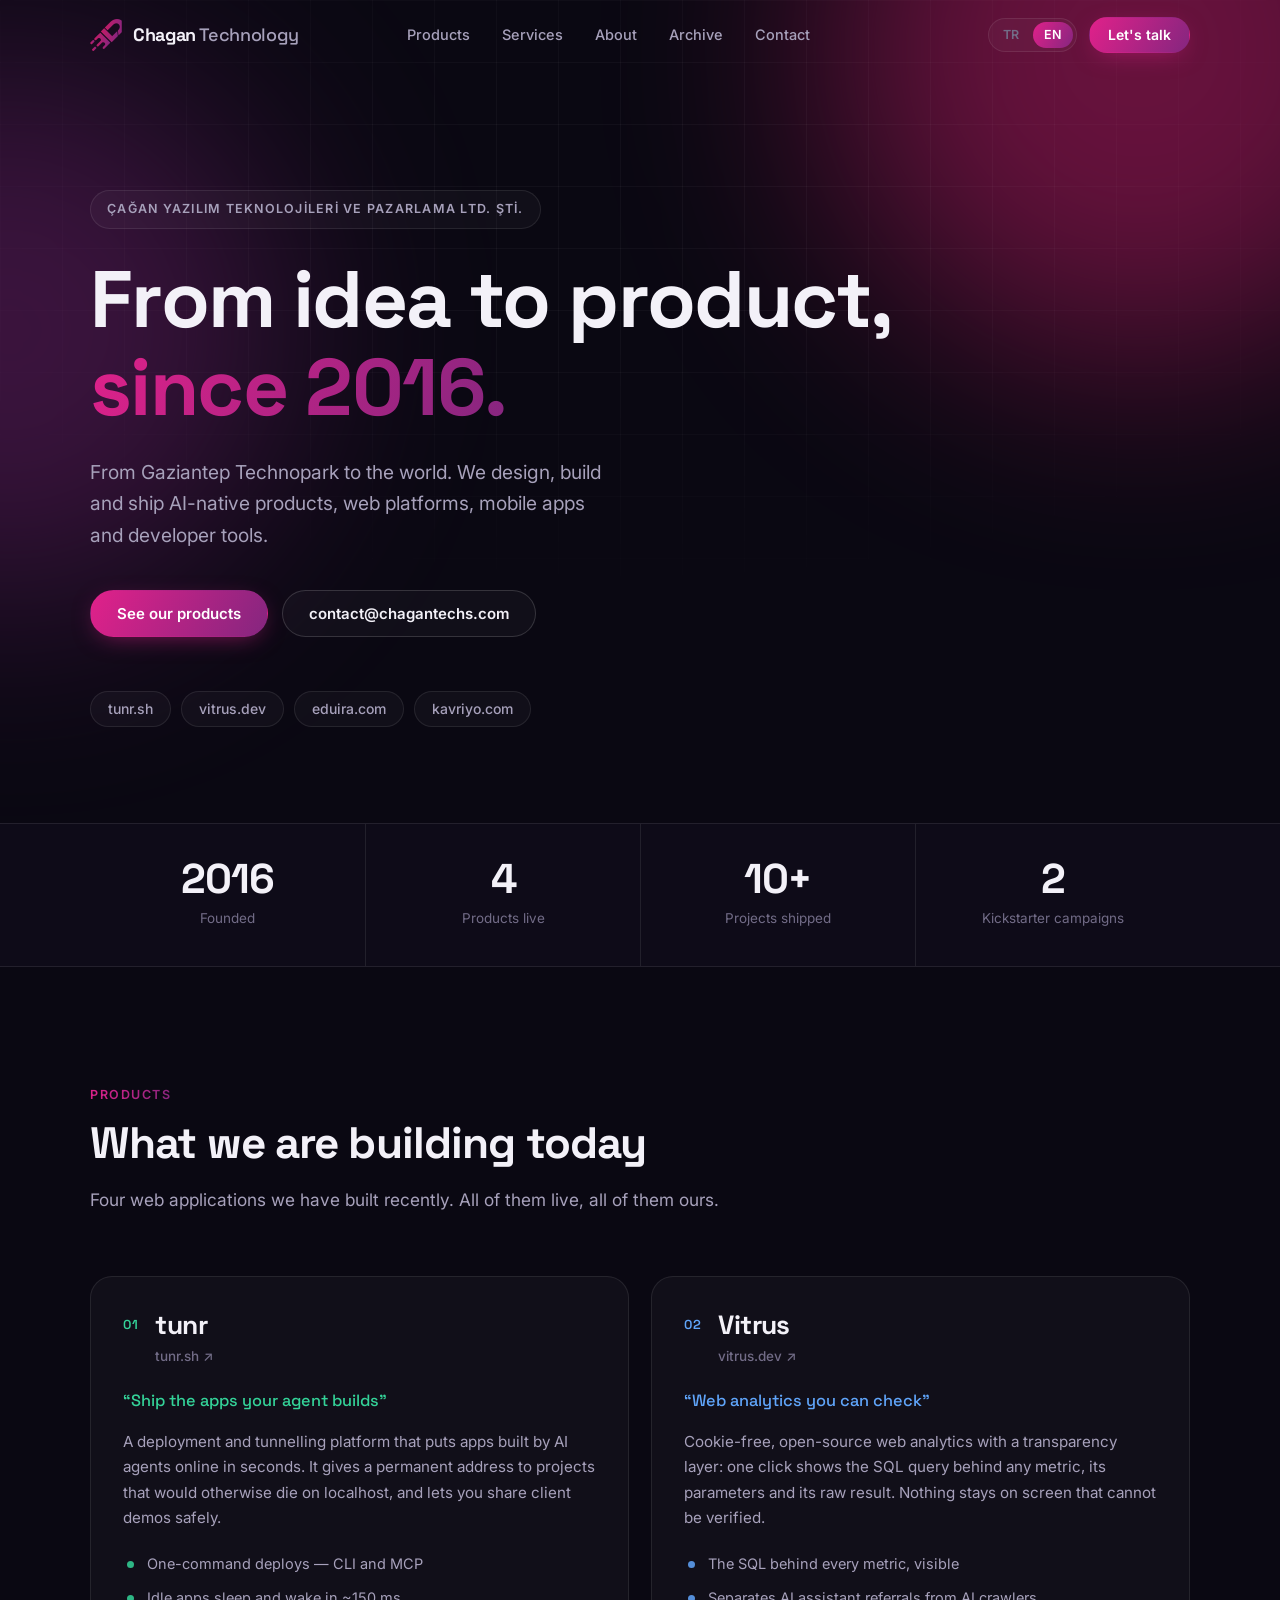
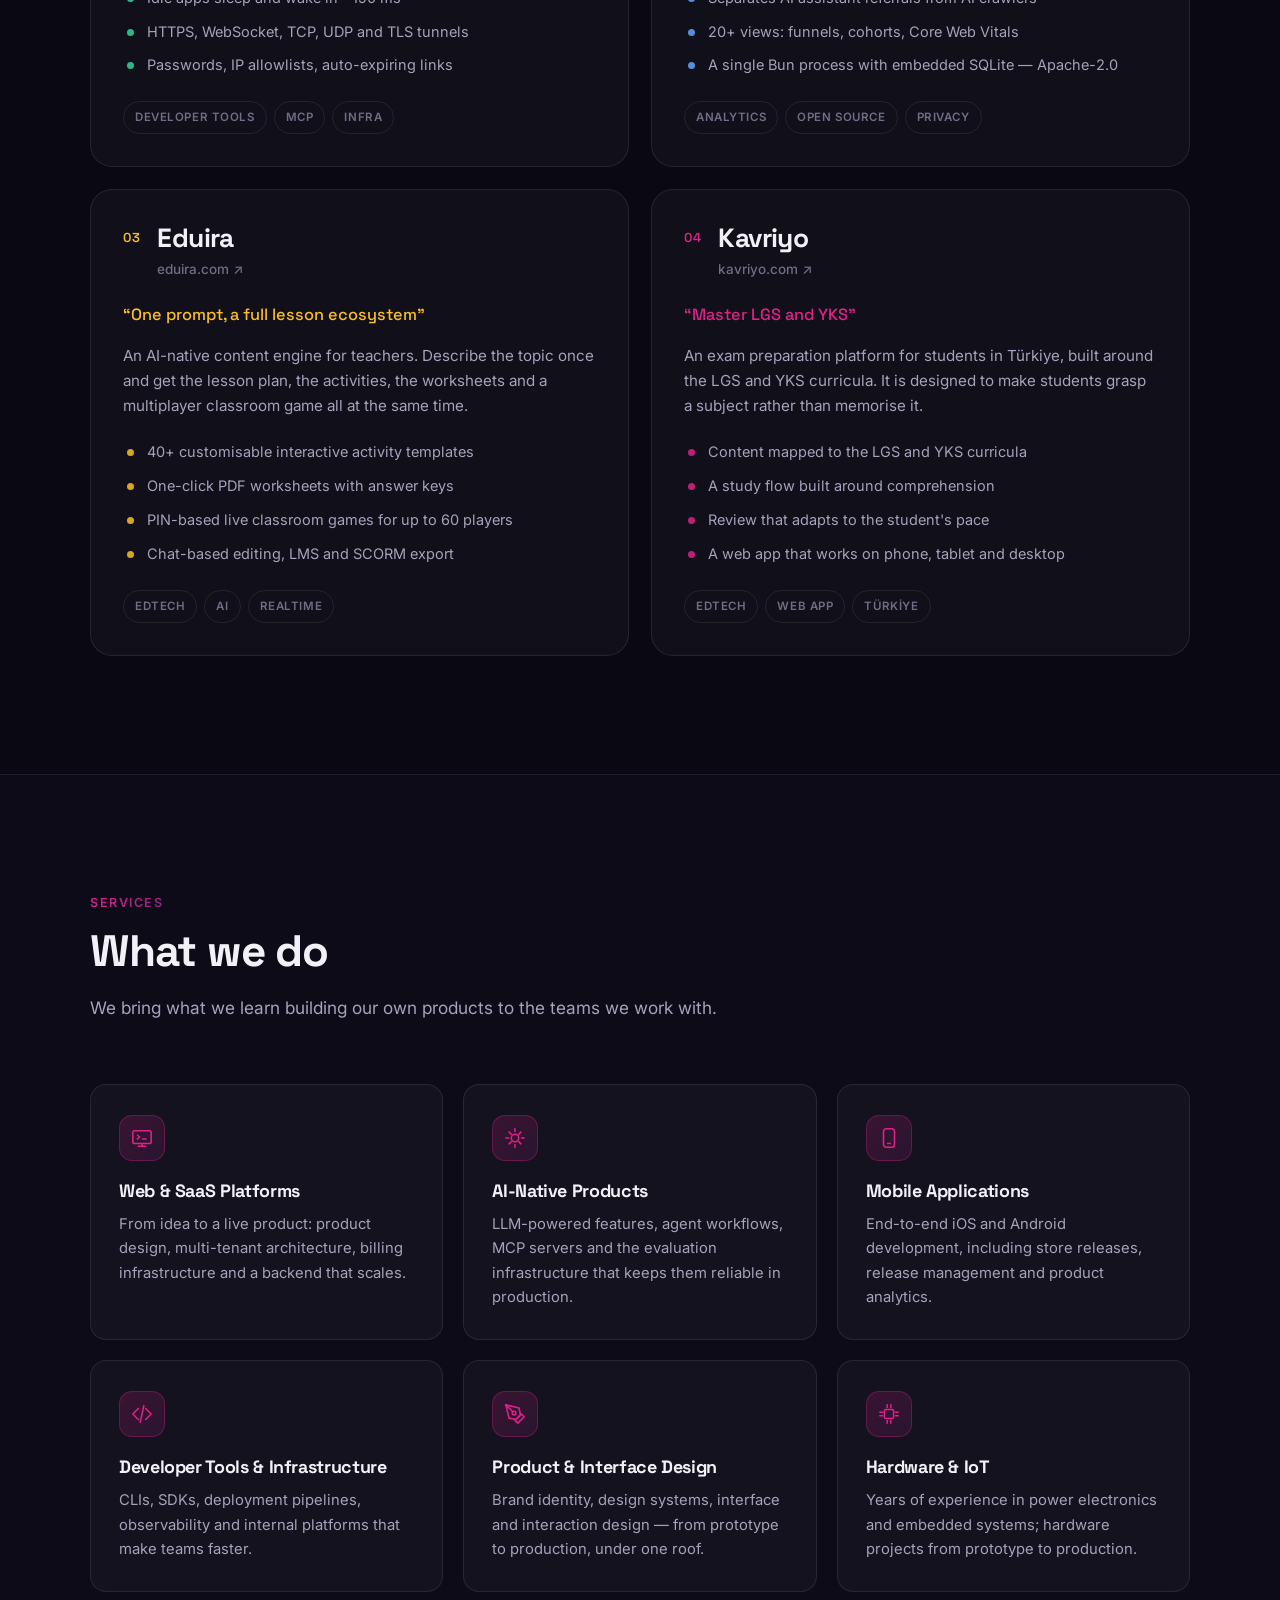
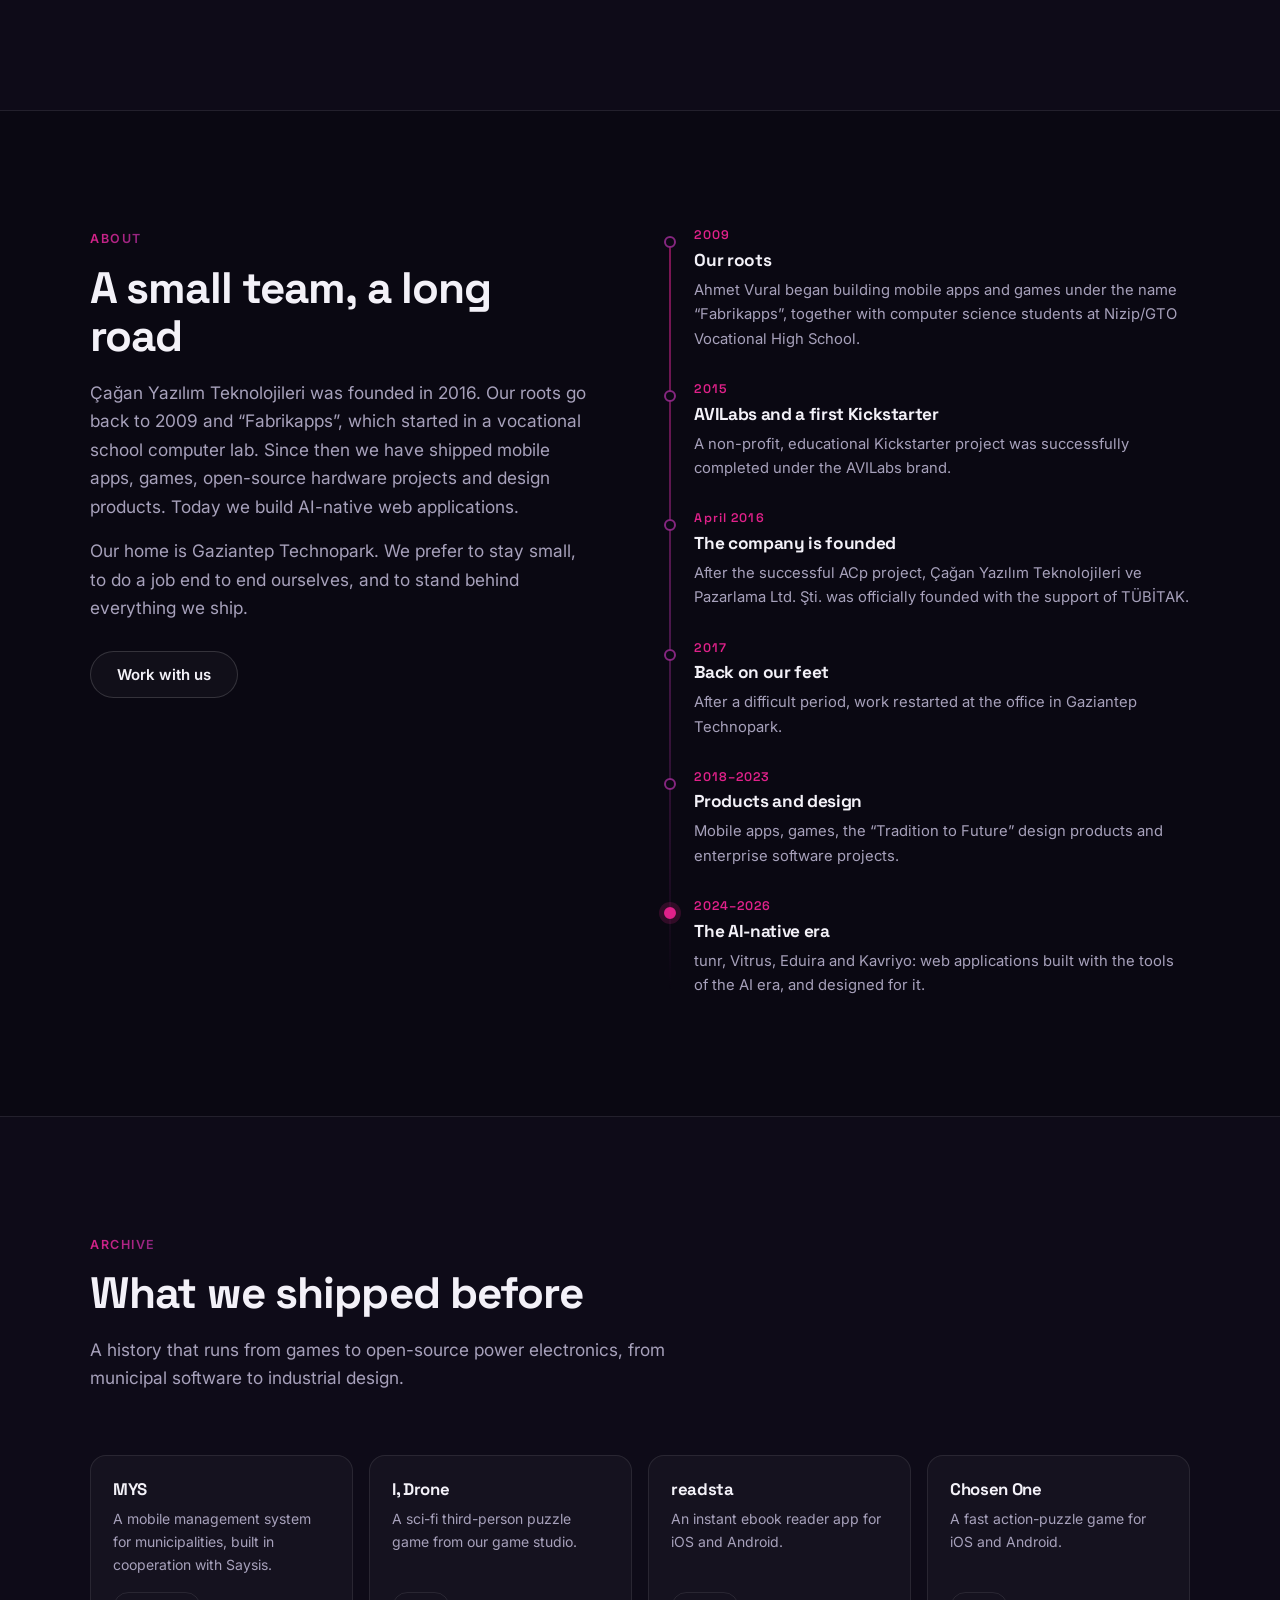
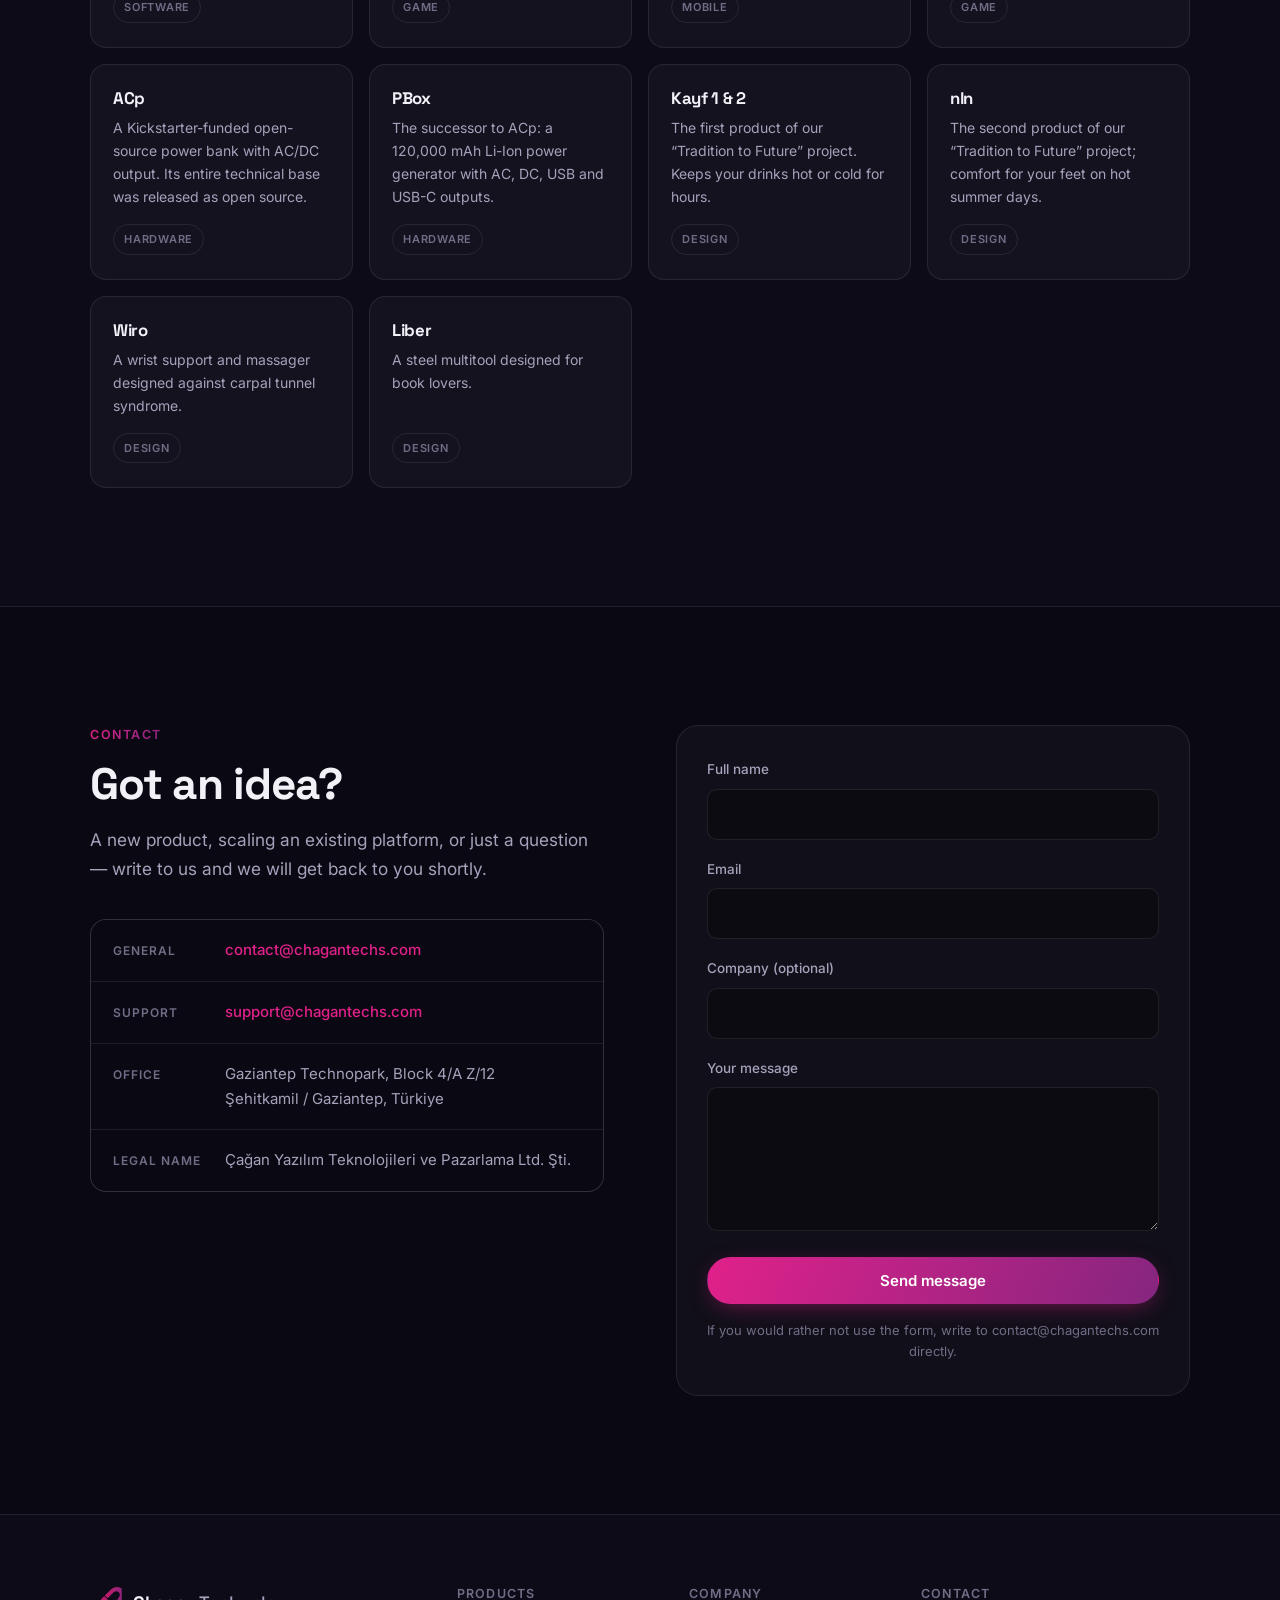
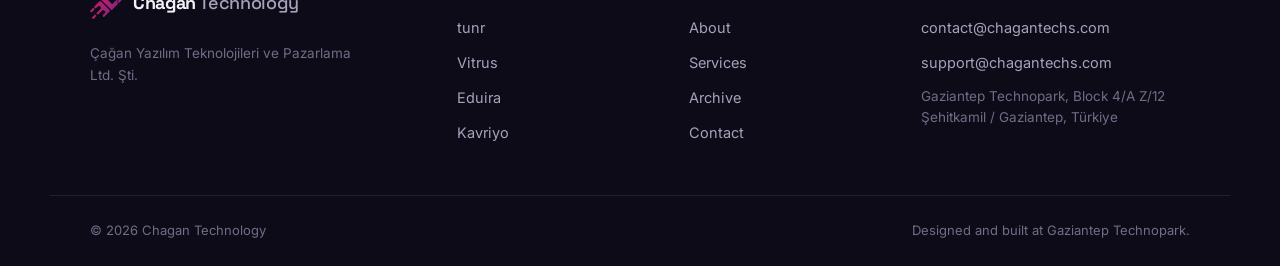
<file: index.html>
<!DOCTYPE html>
<html lang="tr">
<head>
<meta charset="utf-8">
<meta name="viewport" content="width=device-width, initial-scale=1">
<title>Chagan Technology — Yapay zekâ odaklı ürünler, web platformları ve geliştirici araçları</title>
<meta name="description" content="Çağan Yazılım Teknolojileri ve Pazarlama Ltd. Şti. — 2016'dan beri yapay zekâ odaklı ürünler, web platformları, mobil uygulamalar ve geliştirici araçları tasarlıyor ve geliştiriyoruz. tunr.sh, Vitrus, Eduira, Kavriyo.">
<meta name="theme-color" content="#0a0812">
<link rel="canonical" href="https://www.chagantechs.com/">

<link rel="icon" href="/favicon.ico" sizes="any">
<link rel="icon" href="/assets/img/favicon-32.png" type="image/png" sizes="32x32">
<link rel="apple-touch-icon" href="/assets/img/apple-touch-icon.png">
<link rel="manifest" href="/site.webmanifest">

<meta property="og:type" content="website">
<meta property="og:site_name" content="Chagan Technology">
<meta property="og:title" content="Chagan Technology — AI-native products, web platforms, developer tools">
<meta property="og:description" content="Çağan Yazılım Teknolojileri ve Pazarlama Ltd. Şti. Building software since 2016. tunr.sh · vitrus.dev · eduira.com · kavriyo.com">
<meta property="og:url" content="https://www.chagantechs.com/">
<meta property="og:image" content="https://www.chagantechs.com/assets/img/og.png">
<meta property="og:image:width" content="1200">
<meta property="og:image:height" content="630">
<meta name="twitter:card" content="summary_large_image">

<link rel="preconnect" href="https://fonts.googleapis.com">
<link rel="preconnect" href="https://fonts.gstatic.com" crossorigin>
<link href="https://fonts.googleapis.com/css2?family=Inter:wght@400;500;600&family=Space+Grotesk:wght@500;600;700&display=swap" rel="stylesheet">
<link rel="stylesheet" href="/assets/css/style.css">

<script type="application/ld+json">
{
  "@context": "https://schema.org",
  "@type": "Organization",
  "name": "Chagan Technology",
  "legalName": "Çağan Yazılım Teknolojileri ve Pazarlama Ltd. Şti.",
  "url": "https://www.chagantechs.com/",
  "logo": "https://www.chagantechs.com/assets/img/icon-512.png",
  "foundingDate": "2016",
  "email": "contact@chagantechs.com",
  "address": {
    "@type": "PostalAddress",
    "streetAddress": "Gaziantep Teknopark, 4/A Blok Z/12",
    "addressLocality": "Şehitkamil",
    "addressRegion": "Gaziantep",
    "addressCountry": "TR"
  },
  "makesOffer": [
    { "@type": "Offer", "itemOffered": { "@type": "SoftwareApplication", "name": "tunr", "url": "https://www.tunr.sh" } },
    { "@type": "Offer", "itemOffered": { "@type": "SoftwareApplication", "name": "Vitrus", "url": "https://www.vitrus.dev" } },
    { "@type": "Offer", "itemOffered": { "@type": "SoftwareApplication", "name": "Eduira", "url": "https://www.eduira.com" } },
    { "@type": "Offer", "itemOffered": { "@type": "SoftwareApplication", "name": "Kavriyo", "url": "https://www.kavriyo.com" } }
  ]
}
</script>
</head>

<body>
<a class="skip-link" href="#main" data-i18n="skip">İçeriğe geç</a>

<!-- ======================= NAV ======================= -->
<header class="nav" id="nav">
  <div class="wrap nav__inner">
    <a class="brand" href="#top" aria-label="Chagan Technology">
      <img class="brand__mark" src="/assets/img/mark.png" alt="" width="34" height="34">
      <span class="brand__text">Chagan<span class="brand__thin"> Technology</span></span>
    </a>

    <nav class="nav__links" aria-label="Ana menü">
      <a href="#products" data-i18n="nav.products">Ürünler</a>
      <a href="#services" data-i18n="nav.services">Hizmetler</a>
      <a href="#about" data-i18n="nav.about">Hakkımızda</a>
      <a href="#archive" data-i18n="nav.archive">Arşiv</a>
      <a href="#contact" data-i18n="nav.contact">İletişim</a>
    </nav>

    <div class="nav__actions">
      <div class="langtoggle" role="group" aria-label="Dil / Language">
        <button type="button" class="langtoggle__btn is-active" data-lang="tr" aria-pressed="true">TR</button>
        <button type="button" class="langtoggle__btn" data-lang="en" aria-pressed="false">EN</button>
      </div>
      <a class="btn btn--sm btn--primary nav__cta" href="#contact" data-i18n="nav.cta">Konuşalım</a>
      <button class="nav__burger" type="button" aria-expanded="false" aria-controls="mobilemenu" aria-label="Menü">
        <span></span><span></span><span></span>
      </button>
    </div>
  </div>

  <div class="mobilemenu" id="mobilemenu" hidden>
    <a href="#products" data-i18n="nav.products">Ürünler</a>
    <a href="#services" data-i18n="nav.services">Hizmetler</a>
    <a href="#about" data-i18n="nav.about">Hakkımızda</a>
    <a href="#archive" data-i18n="nav.archive">Arşiv</a>
    <a href="#contact" data-i18n="nav.contact">İletişim</a>
  </div>
</header>

<main id="main">
<span id="top"></span>

<!-- ======================= HERO ======================= -->
<section class="hero">
  <div class="hero__bg" aria-hidden="true">
    <div class="orb orb--1"></div>
    <div class="orb orb--2"></div>
    <div class="grid-overlay"></div>
  </div>

  <div class="wrap hero__inner">
    <p class="eyebrow reveal" lang="tr" data-i18n="hero.eyebrow">Çağan Yazılım Teknolojileri ve Pazarlama Ltd. Şti.</p>

    <h1 class="hero__title reveal">
      <span data-i18n="hero.title1">Fikirden ürüne,</span><br>
      <span class="grad" data-i18n="hero.title2">2016'dan beri.</span>
    </h1>

    <p class="hero__lead reveal" data-i18n="hero.lead">
      Gaziantep Teknopark'tan dünyaya. Yapay zekâ odaklı ürünler, web platformları,
      mobil uygulamalar ve geliştirici araçları tasarlıyor, geliştiriyor ve yayına alıyoruz.
    </p>

    <div class="hero__cta reveal">
      <a class="btn btn--primary" href="#products" data-i18n="hero.cta1">Ürünlerimizi görün</a>
      <a class="btn btn--ghost" href="mailto:contact@chagantechs.com">contact@chagantechs.com</a>
    </div>

    <ul class="hero__strip reveal" aria-label="Aktif ürünler">
      <li><a href="https://www.tunr.sh" target="_blank" rel="noopener">tunr.sh</a></li>
      <li><a href="https://www.vitrus.dev" target="_blank" rel="noopener">vitrus.dev</a></li>
      <li><a href="https://www.eduira.com" target="_blank" rel="noopener">eduira.com</a></li>
      <li><a href="https://www.kavriyo.com" target="_blank" rel="noopener">kavriyo.com</a></li>
    </ul>
  </div>
</section>

<!-- ======================= STATS ======================= -->
<section class="stats">
  <div class="wrap stats__grid">
    <div class="stat reveal"><span class="stat__n">2016</span><span class="stat__l" data-i18n="stat.founded">Kuruluş yılı</span></div>
    <div class="stat reveal"><span class="stat__n">4</span><span class="stat__l" data-i18n="stat.active">Aktif ürün</span></div>
    <div class="stat reveal"><span class="stat__n">10+</span><span class="stat__l" data-i18n="stat.shipped">Yayınlanan proje</span></div>
    <div class="stat reveal"><span class="stat__n">2</span><span class="stat__l" data-i18n="stat.ks">Kickstarter kampanyası</span></div>
  </div>
</section>

<!-- ======================= PRODUCTS ======================= -->
<section class="section" id="products">
  <div class="wrap">
    <header class="sechead reveal">
      <p class="kicker" data-i18n="products.kicker">Ürünler</p>
      <h2 class="sectitle" data-i18n="products.title">Bugün üzerinde çalıştığımız şeyler</h2>
      <p class="secsub" data-i18n="products.sub">
        Son dönemde geliştirdiğimiz dört web uygulaması. Hepsi canlıda, hepsi bizim.
      </p>
    </header>

    <div class="products">

      <article class="pcard reveal" style="--accent:#34d399">
        <div class="pcard__head">
          <span class="pcard__num">01</span>
          <div>
            <h3 class="pcard__name">tunr</h3>
            <a class="pcard__domain" href="https://www.tunr.sh" target="_blank" rel="noopener">tunr.sh <span aria-hidden="true">↗</span></a>
          </div>
        </div>
        <p class="pcard__tag" data-i18n="p.tunr.tag">“Ship the apps your agent builds”</p>
        <p class="pcard__desc" data-i18n="p.tunr.desc">
          Yapay zekâ ajanlarının ürettiği uygulamaları saniyeler içinde yayına alan dağıtım ve tünelleme platformu.
          localhost'ta ölüp giden projelere kalıcı bir adres verir, müşteri demolarını güvenle paylaşmanızı sağlar.
        </p>
        <ul class="pcard__feats">
          <li data-i18n="p.tunr.f1">Tek komutla dağıtım — CLI ve MCP</li>
          <li data-i18n="p.tunr.f2">Uyuyan uygulamalar ~150 ms'de uyanır</li>
          <li data-i18n="p.tunr.f3">HTTPS, WebSocket, TCP, UDP ve TLS tünelleri</li>
          <li data-i18n="p.tunr.f4">Parola, IP beyaz listesi, süreli bağlantılar</li>
        </ul>
        <div class="pcard__tags"><span>Developer Tools</span><span>MCP</span><span>Infra</span></div>
      </article>

      <article class="pcard reveal" style="--accent:#60a5fa">
        <div class="pcard__head">
          <span class="pcard__num">02</span>
          <div>
            <h3 class="pcard__name">Vitrus</h3>
            <a class="pcard__domain" href="https://www.vitrus.dev" target="_blank" rel="noopener">vitrus.dev <span aria-hidden="true">↗</span></a>
          </div>
        </div>
        <p class="pcard__tag" data-i18n="p.vitrus.tag">“Web analytics you can check”</p>
        <p class="pcard__desc" data-i18n="p.vitrus.desc">
          Çerezsiz, açık kaynaklı web analitiği. Her metriğin arkasındaki SQL sorgusunu, parametrelerini ve ham
          sonucunu tek tıkla gösteren bir şeffaflık katmanı taşır; doğrulanamayan hiçbir iddia ekranda kalmaz.
        </p>
        <ul class="pcard__feats">
          <li data-i18n="p.vitrus.f1">Her metriğin altında görünür SQL sorgusu</li>
          <li data-i18n="p.vitrus.f2">Yapay zekâ yönlendirmelerini tarayıcı botlarından ayırır</li>
          <li data-i18n="p.vitrus.f3">20+ görünüm: huniler, kohortlar, Core Web Vitals</li>
          <li data-i18n="p.vitrus.f4">Tek Bun süreci ve gömülü SQLite — Apache-2.0</li>
        </ul>
        <div class="pcard__tags"><span>Analytics</span><span>Open Source</span><span>Privacy</span></div>
      </article>

      <article class="pcard reveal" style="--accent:#fbbf24">
        <div class="pcard__head">
          <span class="pcard__num">03</span>
          <div>
            <h3 class="pcard__name">Eduira</h3>
            <a class="pcard__domain" href="https://www.eduira.com" target="_blank" rel="noopener">eduira.com <span aria-hidden="true">↗</span></a>
          </div>
        </div>
        <p class="pcard__tag" data-i18n="p.eduira.tag">“Tek bir istem, eksiksiz bir ders ekosistemi”</p>
        <p class="pcard__desc" data-i18n="p.eduira.desc">
          Öğretmenler için yapay zekâ temelli içerik motoru. Konuyu bir kez anlatın; ders planı, etkinlikler,
          çalışma kâğıtları ve sınıf içi çok oyunculu bir oyun aynı anda hazır olsun.
        </p>
        <ul class="pcard__feats">
          <li data-i18n="p.eduira.f1">40+ özelleştirilebilir etkileşimli etkinlik şablonu</li>
          <li data-i18n="p.eduira.f2">Cevap anahtarlı, tek tıkla PDF çalışma kâğıtları</li>
          <li data-i18n="p.eduira.f3">PIN ile 60 oyuncuya kadar canlı sınıf oyunu</li>
          <li data-i18n="p.eduira.f4">Sohbetle düzenleme, LMS ve SCORM dışa aktarımı</li>
        </ul>
        <div class="pcard__tags"><span>EdTech</span><span>AI</span><span>Realtime</span></div>
      </article>

      <article class="pcard reveal" style="--accent:#e0218a">
        <div class="pcard__head">
          <span class="pcard__num">04</span>
          <div>
            <h3 class="pcard__name">Kavriyo</h3>
            <a class="pcard__domain" href="https://www.kavriyo.com" target="_blank" rel="noopener">kavriyo.com <span aria-hidden="true">↗</span></a>
          </div>
        </div>
        <p class="pcard__tag" data-i18n="p.kavriyo.tag">“LGS ve YKS'yi Kavra”</p>
        <p class="pcard__desc" data-i18n="p.kavriyo.desc">
          Türkiye'deki öğrenciler için LGS ve YKS hazırlık platformu. Ezberletmek yerine kavratmaya odaklanan,
          sınav sistemine göre kurgulanmış bir çalışma deneyimi.
        </p>
        <ul class="pcard__feats">
          <li data-i18n="p.kavriyo.f1">LGS ve YKS müfredatına göre kurgulanmış içerik</li>
          <li data-i18n="p.kavriyo.f2">Konu kavramaya odaklı çalışma akışı</li>
          <li data-i18n="p.kavriyo.f3">Öğrencinin hızına uyum sağlayan tekrar</li>
          <li data-i18n="p.kavriyo.f4">Telefon, tablet ve bilgisayarda çalışan web uygulaması</li>
        </ul>
        <div class="pcard__tags"><span>EdTech</span><span>Web App</span><span lang="tr">Türkiye</span></div>
      </article>

    </div>
  </div>
</section>

<!-- ======================= SERVICES ======================= -->
<section class="section section--alt" id="services">
  <div class="wrap">
    <header class="sechead reveal">
      <p class="kicker" data-i18n="services.kicker">Hizmetler</p>
      <h2 class="sectitle" data-i18n="services.title">Ne yapıyoruz</h2>
      <p class="secsub" data-i18n="services.sub">
        Kendi ürünlerimizi kurarken öğrendiklerimizi, birlikte çalıştığımız ekiplerin işine taşıyoruz.
      </p>
    </header>

    <div class="svcgrid">
      <article class="svc reveal">
        <div class="svc__ico" aria-hidden="true">
          <svg viewBox="0 0 24 24" fill="none" stroke="currentColor" stroke-width="1.7" stroke-linecap="round" stroke-linejoin="round"><rect x="2" y="4" width="20" height="14" rx="2"/><path d="M8 21h8M12 18v3M7 9l2.5 2L7 13M12.5 13h4"/></svg>
        </div>
        <h3 data-i18n="svc.1.t">Web ve SaaS Platformları</h3>
        <p data-i18n="svc.1.d">Fikirden canlı ürüne: ürün tasarımı, çok kiracılı mimari, ödeme altyapısı ve ölçeklenebilir arka uç.</p>
      </article>

      <article class="svc reveal">
        <div class="svc__ico" aria-hidden="true">
          <svg viewBox="0 0 24 24" fill="none" stroke="currentColor" stroke-width="1.7" stroke-linecap="round" stroke-linejoin="round"><path d="M12 2v3M12 19v3M2 12h3M19 12h3M5.6 5.6 7.8 7.8M16.2 16.2l2.2 2.2M18.4 5.6 16.2 7.8M7.8 16.2l-2.2 2.2"/><circle cx="12" cy="12" r="4"/></svg>
        </div>
        <h3 data-i18n="svc.2.t">Yapay Zekâ Odaklı Ürünler</h3>
        <p data-i18n="svc.2.d">LLM destekli özellikler, ajan iş akışları, MCP sunucuları ve üretim ortamında güvenilir çalışan değerlendirme altyapısı.</p>
      </article>

      <article class="svc reveal">
        <div class="svc__ico" aria-hidden="true">
          <svg viewBox="0 0 24 24" fill="none" stroke="currentColor" stroke-width="1.7" stroke-linecap="round" stroke-linejoin="round"><rect x="6" y="2" width="12" height="20" rx="3"/><path d="M10.5 18h3"/></svg>
        </div>
        <h3 data-i18n="svc.3.t">Mobil Uygulamalar</h3>
        <p data-i18n="svc.3.d">iOS ve Android için uçtan uca uygulama geliştirme; mağaza yayını, sürüm yönetimi ve ürün analitiği dâhil.</p>
      </article>

      <article class="svc reveal">
        <div class="svc__ico" aria-hidden="true">
          <svg viewBox="0 0 24 24" fill="none" stroke="currentColor" stroke-width="1.7" stroke-linecap="round" stroke-linejoin="round"><path d="m8 6-6 6 6 6M16 6l6 6-6 6M14 3l-4 18"/></svg>
        </div>
        <h3 data-i18n="svc.4.t">Geliştirici Araçları ve Altyapı</h3>
        <p data-i18n="svc.4.d">CLI'lar, SDK'lar, dağıtım hatları, gözlemlenebilirlik ve ekiplerin hızını artıran iç platformlar.</p>
      </article>

      <article class="svc reveal">
        <div class="svc__ico" aria-hidden="true">
          <svg viewBox="0 0 24 24" fill="none" stroke="currentColor" stroke-width="1.7" stroke-linecap="round" stroke-linejoin="round"><path d="M12 19 19 12l3 3-7 7z"/><path d="M18 13 16.5 5.5 2 2l3.5 14.5L13 18z"/><path d="m2 2 7.6 7.6"/><circle cx="11" cy="11" r="2"/></svg>
        </div>
        <h3 data-i18n="svc.5.t">Ürün ve Arayüz Tasarımı</h3>
        <p data-i18n="svc.5.d">Marka kimliği, tasarım sistemi, arayüz ve etkileşim tasarımı — prototipten üretime kadar tek elden.</p>
      </article>

      <article class="svc reveal">
        <div class="svc__ico" aria-hidden="true">
          <svg viewBox="0 0 24 24" fill="none" stroke="currentColor" stroke-width="1.7" stroke-linecap="round" stroke-linejoin="round"><rect x="7" y="7" width="10" height="10" rx="1.5"/><path d="M10 2v3M14 2v3M10 19v3M14 19v3M2 10h3M2 14h3M19 10h3M19 14h3"/></svg>
        </div>
        <h3 data-i18n="svc.6.t">Donanım ve IoT</h3>
        <p data-i18n="svc.6.d">Güç elektroniği ve gömülü sistemlerde yıllara dayanan deneyim; prototipten üretime donanım projeleri.</p>
      </article>
    </div>
  </div>
</section>

<!-- ======================= ABOUT ======================= -->
<section class="section" id="about">
  <div class="wrap about">
    <div class="about__intro reveal">
      <p class="kicker" data-i18n="about.kicker">Hakkımızda</p>
      <h2 class="sectitle" data-i18n="about.title">Küçük bir ekip, uzun bir yol</h2>
      <p class="secsub" data-i18n="about.p1">
        Çağan Yazılım Teknolojileri 2016 yılında kuruldu. Köklerimiz ise 2009'a, bir meslek lisesinin
        bilgisayar atölyesinde başlayan “Fabrikapps” çalışmalarına uzanıyor. O günden bu yana mobil uygulamalar,
        oyunlar, açık kaynaklı donanım projeleri ve tasarım ürünleri çıkardık. Bugün yapay zekâ odaklı
        web uygulamaları geliştiriyoruz.
      </p>
      <p class="secsub" data-i18n="about.p2">
        Merkezimiz Gaziantep Teknopark. Küçük kalmayı, bir işi baştan sona kendimiz yapmayı ve çıkardığımız her
        ürünün arkasında durmayı tercih ediyoruz.
      </p>
      <a class="btn btn--ghost" href="#contact" data-i18n="about.cta">Birlikte çalışalım</a>
    </div>

    <ol class="timeline reveal">
      <li class="tl">
        <span class="tl__year">2009</span>
        <h3 class="tl__t" data-i18n="tl.1.t">Köklerimiz</h3>
        <p class="tl__d" data-i18n="tl.1.d">Ahmet Vural, Nizip/GTO Meslek Lisesi Bilgisayar Bilimleri öğrencileriyle birlikte “Fabrikapps” adı altında mobil uygulama ve oyun geliştirmeye başladı.</p>
      </li>
      <li class="tl">
        <span class="tl__year">2015</span>
        <h3 class="tl__t" data-i18n="tl.2.t">AVILabs ve ilk Kickstarter</h3>
        <p class="tl__d" data-i18n="tl.2.d">AVILabs markasıyla, eğitim amaçlı ve kâr amacı gütmeyen bir Kickstarter projesi başarıyla tamamlandı.</p>
      </li>
      <li class="tl">
        <span class="tl__year" data-i18n="tl.3.y">Nisan 2016</span>
        <h3 class="tl__t" data-i18n="tl.3.t">Şirketin kuruluşu</h3>
        <p class="tl__d" data-i18n="tl.3.d">Başarılı ACp projesinin ardından, TÜBİTAK desteğiyle Çağan Yazılım Teknolojileri ve Pazarlama Ltd. Şti. resmen kuruldu.</p>
      </li>
      <li class="tl">
        <span class="tl__year">2017</span>
        <h3 class="tl__t" data-i18n="tl.4.t">Yeniden ayağa kalkış</h3>
        <p class="tl__d" data-i18n="tl.4.d">Zor bir dönemin ardından Gaziantep Teknopark'taki ofiste çalışmalara yeniden başlandı.</p>
      </li>
      <li class="tl">
        <span class="tl__year">2018–2023</span>
        <h3 class="tl__t" data-i18n="tl.5.t">Ürün ve tasarım dönemi</h3>
        <p class="tl__d" data-i18n="tl.5.d">Mobil uygulamalar, oyunlar, “Gelenekten Geleceğe” tasarım ürünleri ve kurumsal yazılım projeleri.</p>
      </li>
      <li class="tl tl--now">
        <span class="tl__year">2024–2026</span>
        <h3 class="tl__t" data-i18n="tl.6.t">Yapay zekâ odaklı dönem</h3>
        <p class="tl__d" data-i18n="tl.6.d">tunr, Vitrus, Eduira ve Kavriyo: hepsi yapay zekâ çağının araçlarıyla, o çağ için tasarlanmış web uygulamaları.</p>
      </li>
    </ol>
  </div>
</section>

<!-- ======================= ARCHIVE ======================= -->
<section class="section section--alt" id="archive">
  <div class="wrap">
    <header class="sechead reveal">
      <p class="kicker" data-i18n="archive.kicker">Arşiv</p>
      <h2 class="sectitle" data-i18n="archive.title">Daha önce çıkardıklarımız</h2>
      <p class="secsub" data-i18n="archive.sub">
        Oyunlardan açık kaynaklı güç elektroniğine, belediye yazılımından endüstriyel tasarıma uzanan bir geçmiş.
      </p>
    </header>

    <div class="archgrid">
      <article class="arch reveal"><h3>MYS</h3><p data-i18n="a.mys">Belediyeler için mobil yönetici sistemi. Saysis iş birliğiyle geliştirildi.</p><span class="arch__cat" data-i18n="cat.software">Yazılım</span></article>
      <article class="arch reveal"><h3>I, Drone</h3><p data-i18n="a.idrone">Oyun stüdyomuzdan çıkan, bilim kurgu temalı üçüncü şahıs bulmaca oyunu.</p><span class="arch__cat" data-i18n="cat.game">Oyun</span></article>
      <article class="arch reveal"><h3>readsta</h3><p data-i18n="a.readsta">iOS ve Android için anlık e-kitap okuyucu uygulaması.</p><span class="arch__cat" data-i18n="cat.mobile">Mobil</span></article>
      <article class="arch reveal"><h3>Chosen One</h3><p data-i18n="a.chosen">iOS ve Android için hızlı aksiyon-bulmaca oyunu.</p><span class="arch__cat" data-i18n="cat.game">Oyun</span></article>
      <article class="arch reveal"><h3>ACp</h3><p data-i18n="a.acp">Kickstarter ile fonlanan, AC/DC çıkışlı açık kaynaklı güç bankası. Tüm teknik temeli açık kaynak olarak yayımlandı.</p><span class="arch__cat" data-i18n="cat.hw">Donanım</span></article>
      <article class="arch reveal"><h3>PBox</h3><p data-i18n="a.pbox">ACp'nin devamı: AC, DC, USB ve USB-C çıkışlı 120.000 mA Li-Ion güç jeneratörü.</p><span class="arch__cat" data-i18n="cat.hw">Donanım</span></article>
      <article class="arch reveal"><h3>Kayf 1 &amp; 2</h3><p data-i18n="a.kayf">“Gelenekten Geleceğe” projesinin ilk ürünü. İçeceklerinizi saatlerce sıcak ya da soğuk tutar.</p><span class="arch__cat" data-i18n="cat.design">Tasarım</span></article>
      <article class="arch reveal"><h3>nln</h3><p data-i18n="a.nln">“Gelenekten Geleceğe” projesinin ikinci ürünü; sıcak yaz günlerinde ayaklarınızı rahatlatır.</p><span class="arch__cat" data-i18n="cat.design">Tasarım</span></article>
      <article class="arch reveal"><h3>Wiro</h3><p data-i18n="a.wiro">Karpal tünel sendromuna karşı tasarlanmış bilek desteği ve masaj cihazı.</p><span class="arch__cat" data-i18n="cat.design">Tasarım</span></article>
      <article class="arch reveal"><h3>Liber</h3><p data-i18n="a.liber">Kitapseverler için tasarlanmış çok amaçlı çelik alet.</p><span class="arch__cat" data-i18n="cat.design">Tasarım</span></article>
    </div>
  </div>
</section>

<!-- ======================= CONTACT ======================= -->
<section class="section" id="contact">
  <div class="wrap contact">
    <div class="contact__left reveal">
      <p class="kicker" data-i18n="contact.kicker">İletişim</p>
      <h2 class="sectitle" data-i18n="contact.title">Bir fikriniz mi var?</h2>
      <p class="secsub" data-i18n="contact.sub">
        Yeni bir ürün, mevcut bir platformun büyütülmesi ya da sadece bir soru — yazın, en kısa sürede dönelim.
      </p>

      <ul class="cinfo">
        <li>
          <span class="cinfo__k" data-i18n="contact.k.general">Genel</span>
          <a class="cinfo__v" href="mailto:contact@chagantechs.com">contact@chagantechs.com</a>
        </li>
        <li>
          <span class="cinfo__k" data-i18n="contact.k.support">Destek</span>
          <a class="cinfo__v" href="mailto:support@chagantechs.com">support@chagantechs.com</a>
        </li>
        <li>
          <span class="cinfo__k" data-i18n="contact.k.office">Ofis</span>
          <span class="cinfo__v cinfo__v--plain" data-i18n="contact.address">Gaziantep Teknopark, 4/A Blok Z/12<br>Şehitkamil / Gaziantep, Türkiye</span>
        </li>
        <li>
          <span class="cinfo__k" data-i18n="contact.k.legal">Unvan</span>
          <span class="cinfo__v cinfo__v--plain">Çağan Yazılım Teknolojileri ve Pazarlama Ltd. Şti.</span>
        </li>
      </ul>
    </div>

    <form class="cform reveal" name="contact" method="POST" data-netlify="true" netlify-honeypot="bot-field" action="/thanks.html">
      <input type="hidden" name="form-name" value="contact">
      <p class="hp"><label>Bu alanı boş bırakın <input name="bot-field" tabindex="-1" autocomplete="off"></label></p>

      <div class="field">
        <label for="f-name" data-i18n="form.name">Ad Soyad</label>
        <input id="f-name" name="name" type="text" required autocomplete="name">
      </div>
      <div class="field">
        <label for="f-email" data-i18n="form.email">E-posta</label>
        <input id="f-email" name="email" type="email" required autocomplete="email">
      </div>
      <div class="field">
        <label for="f-company" data-i18n="form.company">Şirket (isteğe bağlı)</label>
        <input id="f-company" name="company" type="text" autocomplete="organization">
      </div>
      <div class="field">
        <label for="f-msg" data-i18n="form.message">Mesajınız</label>
        <textarea id="f-msg" name="message" rows="5" required></textarea>
      </div>
      <button class="btn btn--primary btn--full" type="submit" data-i18n="form.submit">Mesajı gönder</button>
      <p class="cform__note" data-i18n="form.note">Formu kullanmak istemezseniz doğrudan contact@chagantechs.com adresine yazabilirsiniz.</p>
    </form>
  </div>
</section>
</main>

<!-- ======================= FOOTER ======================= -->
<footer class="foot">
  <div class="wrap foot__inner">
    <div class="foot__brand">
      <a class="brand" href="#top" aria-label="Chagan Technology">
        <img class="brand__mark" src="/assets/img/mark.png" alt="" width="30" height="30">
        <span class="brand__text">Chagan<span class="brand__thin"> Technology</span></span>
      </a>
      <p class="foot__legal">Çağan Yazılım Teknolojileri ve Pazarlama Ltd. Şti.</p>
    </div>

    <nav class="foot__col" aria-label="Ürünler">
      <h3 data-i18n="foot.products">Ürünler</h3>
      <a href="https://www.tunr.sh" target="_blank" rel="noopener">tunr</a>
      <a href="https://www.vitrus.dev" target="_blank" rel="noopener">Vitrus</a>
      <a href="https://www.eduira.com" target="_blank" rel="noopener">Eduira</a>
      <a href="https://www.kavriyo.com" target="_blank" rel="noopener">Kavriyo</a>
    </nav>

    <nav class="foot__col" aria-label="Şirket">
      <h3 data-i18n="foot.company">Şirket</h3>
      <a href="#about" data-i18n="nav.about">Hakkımızda</a>
      <a href="#services" data-i18n="nav.services">Hizmetler</a>
      <a href="#archive" data-i18n="nav.archive">Arşiv</a>
      <a href="#contact" data-i18n="nav.contact">İletişim</a>
    </nav>

    <div class="foot__col">
      <h3 data-i18n="foot.contact">İletişim</h3>
      <a href="mailto:contact@chagantechs.com">contact@chagantechs.com</a>
      <a href="mailto:support@chagantechs.com">support@chagantechs.com</a>
      <span class="foot__addr" data-i18n="contact.address">Gaziantep Teknopark, 4/A Blok Z/12<br>Şehitkamil / Gaziantep, Türkiye</span>
    </div>
  </div>

  <div class="wrap foot__bottom">
    <p>© <span id="year">2026</span> Chagan Technology</p>
    <p data-i18n="foot.madein">Gaziantep Teknopark'ta tasarlandı ve geliştirildi.</p>
  </div>
</footer>

<script src="/assets/js/i18n.js"></script>
<script src="/assets/js/main.js"></script>
</body>
</html>
</file>
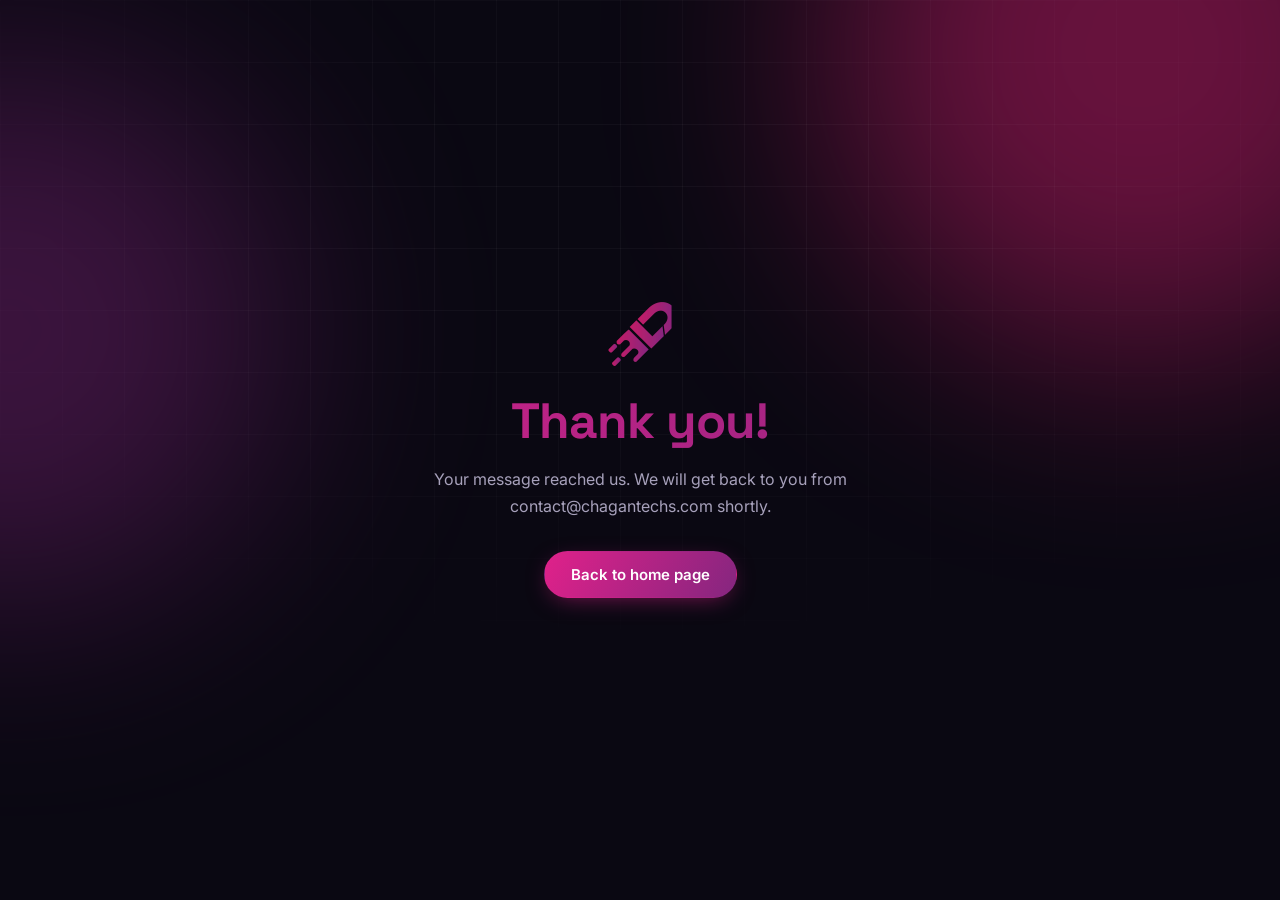
<file: thanks.html>
<!DOCTYPE html>
<html lang="tr">
<head>
<meta charset="utf-8">
<meta name="viewport" content="width=device-width, initial-scale=1">
<title>Teşekkürler — Chagan Technology</title>
<meta name="description" content="Mesajınız bize ulaştı.">
<meta name="robots" content="noindex">
<meta name="theme-color" content="#0a0812">
<link rel="icon" href="/favicon.ico" sizes="any">
<link rel="icon" href="/assets/img/favicon-32.png" type="image/png" sizes="32x32">
<link rel="apple-touch-icon" href="/assets/img/apple-touch-icon.png">
<link rel="preconnect" href="https://fonts.googleapis.com">
<link rel="preconnect" href="https://fonts.gstatic.com" crossorigin>
<link href="https://fonts.googleapis.com/css2?family=Inter:wght@400;500;600&family=Space+Grotesk:wght@500;600;700&display=swap" rel="stylesheet">
<link rel="stylesheet" href="/assets/css/style.css">
<style>
  .mini { min-height: 100vh; display: grid; place-items: center; text-align: center; position: relative; overflow: hidden; }
  .mini__inner { position: relative; padding-block: 60px; }
  .mini img { width: 64px; height: 64px; margin: 0 auto 28px; }
  .mini h1 { font-size: clamp(2rem, 6vw, 3.1rem); margin-bottom: 18px; }
  .mini p { color: var(--muted); max-width: 46ch; margin: 0 auto 32px; }
</style>
</head>
<body>
<section class="mini">
  <div class="hero__bg" aria-hidden="true">
    <div class="orb orb--1"></div>
    <div class="orb orb--2"></div>
    <div class="grid-overlay"></div>
  </div>
  <div class="wrap mini__inner">
    <img src="/assets/img/mark.png" alt="Chagan Technology" width="64" height="64">
    <h1 class="grad" data-m="title">Teşekkürler!</h1>
    <p data-m="body">Mesajınız bize ulaştı. En kısa sürede contact@chagantechs.com üzerinden dönüş yapacağız.</p>
    <a class="btn btn--primary" href="/" data-m="cta">Ana sayfaya dön</a>
  </div>
</section>
<script>
(function () {
  var lang = "tr";
  try { lang = localStorage.getItem("chagan-lang") || "tr"; } catch (e) {}
  if (lang !== "en") return;
  var en = {
    title: "Thank you!",
    body: "Your message reached us. We will get back to you from contact@chagantechs.com shortly.",
    cta: "Back to home page"
  };
  document.documentElement.lang = "en";
  document.title = "Thank you — Chagan Technology";
  Object.keys(en).forEach(function (k) {
    var el = document.querySelector('[data-m="' + k + '"]');
    if (el) el.textContent = en[k];
  });
})();
</script>
</body>
</html>
</file>
<file: assets/css/style.css>
/* =========================================================
   Chagan Technology — chagantechs.com
   ========================================================= */

:root {
  /* brand, sampled from the Chagan Technology logo gradient */
  --pink:        #e0218a;
  --magenta:     #c31c67;
  --purple:      #85267f;
  --grad:        linear-gradient(118deg, var(--pink) 0%, var(--purple) 100%);

  --bg:          #0a0812;
  --bg-2:        #0e0b18;
  --bg-3:        #110d1d;
  --surface:     rgba(255, 255, 255, .032);
  --surface-2:   rgba(255, 255, 255, .055);
  --line:        rgba(255, 255, 255, .085);
  --line-2:      rgba(255, 255, 255, .15);

  --text:        #f3f1f8;
  --muted:       #a7a1bb;
  --faint:       #726c87;

  --r-sm: 10px;
  --r:    16px;
  --r-lg: 22px;

  --wrap: 1180px;
  --pad:  clamp(20px, 5vw, 40px);

  --font-body:    "Inter", ui-sans-serif, system-ui, -apple-system, "Segoe UI", Roboto, sans-serif;
  --font-display: "Space Grotesk", var(--font-body);

  --ease: cubic-bezier(.22, 1, .36, 1);
}

/* ---------- reset ---------- */
*, *::before, *::after { box-sizing: border-box; }

html { scroll-behavior: smooth; -webkit-text-size-adjust: 100%; }
@media (prefers-reduced-motion: reduce) { html { scroll-behavior: auto; } }

body {
  margin: 0;
  background: var(--bg);
  color: var(--text);
  font-family: var(--font-body);
  font-size: 16px;
  line-height: 1.65;
  -webkit-font-smoothing: antialiased;
  overflow-x: hidden;
}

h1, h2, h3 { font-family: var(--font-display); font-weight: 700; line-height: 1.1; margin: 0; letter-spacing: -.02em; }
p  { margin: 0; }
ul, ol { margin: 0; padding: 0; list-style: none; }
img { max-width: 100%; display: block; }

a { color: inherit; text-decoration: none; }

:focus-visible {
  outline: 2px solid var(--pink);
  outline-offset: 3px;
  border-radius: 4px;
}

::selection { background: var(--pink); color: #fff; }

.wrap { width: 100%; max-width: var(--wrap); margin-inline: auto; padding-inline: var(--pad); }

.grad {
  background: var(--grad);
  -webkit-background-clip: text;
  background-clip: text;
  color: transparent;
}

.skip-link {
  position: absolute; left: -9999px; top: 0; z-index: 999;
  background: var(--pink); color: #fff; padding: 12px 18px; border-radius: 0 0 var(--r-sm) 0;
}
.skip-link:focus { left: 0; }

/* ---------- buttons ---------- */
.btn {
  display: inline-flex; align-items: center; justify-content: center; gap: 8px;
  font: 600 15px/1 var(--font-body);
  padding: 15px 26px;
  border-radius: 100px;
  border: 1px solid transparent;
  cursor: pointer;
  transition: transform .25s var(--ease), box-shadow .25s var(--ease),
              background-color .25s var(--ease), border-color .25s var(--ease);
  white-space: nowrap;
}
.btn--primary {
  background: var(--grad);
  color: #fff;
  box-shadow: 0 6px 24px -8px rgba(224, 33, 138, .6);
}
.btn--primary:hover { transform: translateY(-2px); box-shadow: 0 12px 34px -8px rgba(224, 33, 138, .75); }
.btn--ghost {
  background: var(--surface);
  border-color: var(--line-2);
  color: var(--text);
}
.btn--ghost:hover { background: var(--surface-2); border-color: rgba(224, 33, 138, .55); transform: translateY(-2px); }
.btn--sm   { padding: 10px 18px; font-size: 14px; }
.btn--full { width: 100%; }

/* ---------- nav ---------- */
.nav {
  position: fixed; inset: 0 0 auto 0; z-index: 100;
  transition: background-color .3s var(--ease), border-color .3s var(--ease), backdrop-filter .3s var(--ease);
  border-bottom: 1px solid transparent;
}
.nav.is-stuck {
  background: rgba(10, 8, 18, .78);
  backdrop-filter: blur(16px) saturate(150%);
  -webkit-backdrop-filter: blur(16px) saturate(150%);
  border-bottom-color: var(--line);
}
.nav__inner { display: flex; align-items: center; gap: 24px; height: 70px; }

.brand { display: inline-flex; align-items: center; gap: 11px; flex-shrink: 0; }
.brand__mark { width: 32px; height: 32px; object-fit: contain; }
.brand__text { font: 700 18px/1 var(--font-display); letter-spacing: -.02em; }
.brand__thin { font-weight: 500; color: var(--muted); }

.nav__links { display: flex; gap: 4px; margin-inline: auto; }
.nav__links a {
  padding: 9px 14px; border-radius: 100px; font-size: 14.5px; font-weight: 500;
  color: var(--muted); transition: color .2s, background-color .2s;
}
.nav__links a:hover { color: var(--text); background: var(--surface); }

.nav__actions { display: flex; align-items: center; gap: 12px; margin-left: auto; }

.langtoggle {
  display: inline-flex; padding: 3px; gap: 2px;
  background: var(--surface); border: 1px solid var(--line); border-radius: 100px;
}
.langtoggle__btn {
  appearance: none; border: 0; background: transparent; cursor: pointer;
  font: 600 12.5px/1 var(--font-body); letter-spacing: .04em;
  color: var(--faint); padding: 7px 11px; border-radius: 100px;
  transition: color .2s, background .2s;
}
.langtoggle__btn:hover { color: var(--text); }
.langtoggle__btn.is-active { background: var(--grad); color: #fff; }

.nav__burger {
  display: none; flex-direction: column; justify-content: center; gap: 5px;
  width: 42px; height: 42px; padding: 0 11px;
  background: var(--surface); border: 1px solid var(--line); border-radius: 12px; cursor: pointer;
}
.nav__burger span { display: block; height: 2px; background: var(--text); border-radius: 2px; transition: transform .3s var(--ease), opacity .2s; }
.nav__burger[aria-expanded="true"] span:nth-child(1) { transform: translateY(7px) rotate(45deg); }
.nav__burger[aria-expanded="true"] span:nth-child(2) { opacity: 0; }
.nav__burger[aria-expanded="true"] span:nth-child(3) { transform: translateY(-7px) rotate(-45deg); }

.mobilemenu {
  display: none; flex-direction: column;
  padding: 8px var(--pad) 22px;
  background: rgba(10, 8, 18, .97);
  backdrop-filter: blur(16px);
  -webkit-backdrop-filter: blur(16px);
  border-bottom: 1px solid var(--line);
}
.mobilemenu a { padding: 14px 4px; border-bottom: 1px solid var(--line); font-weight: 500; color: var(--muted); }
.mobilemenu a:last-child { border-bottom: 0; }

/* ---------- hero ---------- */
.hero { position: relative; padding: clamp(130px, 19vw, 190px) 0 clamp(60px, 9vw, 96px); overflow: hidden; }
.hero__bg { position: absolute; inset: 0; pointer-events: none; }

.orb { position: absolute; border-radius: 50%; filter: blur(110px); opacity: .5; }
.orb--1 { width: 620px; height: 620px; top: -260px; right: -170px; background: var(--magenta); }
.orb--2 { width: 540px; height: 540px; top: 60px;   left: -260px; background: var(--purple); opacity: .4; }

.grid-overlay {
  position: absolute; inset: 0;
  background-image:
    linear-gradient(rgba(255, 255, 255, .035) 1px, transparent 1px),
    linear-gradient(90deg, rgba(255, 255, 255, .035) 1px, transparent 1px);
  background-size: 62px 62px;
  mask-image: radial-gradient(ellipse 85% 65% at 50% 25%, #000 25%, transparent 78%);
  -webkit-mask-image: radial-gradient(ellipse 85% 65% at 50% 25%, #000 25%, transparent 78%);
}

.hero__inner { position: relative; }

.eyebrow {
  display: inline-block;
  font-size: 12.5px; font-weight: 600; letter-spacing: .1em; text-transform: uppercase;
  color: var(--muted);
  padding: 8px 16px; margin-bottom: 26px;
  border: 1px solid var(--line); border-radius: 100px; background: var(--surface);
}

.hero__title { font-size: clamp(2.6rem, 7.4vw, 5rem); margin-bottom: 26px; }

.hero__lead {
  max-width: 44ch;
  font-size: clamp(1.02rem, 1.9vw, 1.2rem);
  color: var(--muted);
  margin-bottom: 38px;
}

.hero__cta { display: flex; flex-wrap: wrap; gap: 14px; margin-bottom: 54px; }

.hero__strip { display: flex; flex-wrap: wrap; gap: 10px; }
.hero__strip a {
  display: inline-block;
  font: 500 14px/1 var(--font-body);
  color: var(--muted);
  padding: 10px 17px;
  border: 1px solid var(--line); border-radius: 100px; background: var(--surface);
  transition: color .22s, border-color .22s, transform .22s var(--ease);
}
.hero__strip a:hover { color: var(--text); border-color: rgba(224, 33, 138, .6); transform: translateY(-2px); }

/* ---------- stats ---------- */
.stats { border-block: 1px solid var(--line); background: var(--bg-2); }
.stats__grid { display: grid; grid-template-columns: repeat(4, 1fr); }
.stat { padding: 34px 10px 36px; text-align: center; border-left: 1px solid var(--line); }
.stat:first-child { border-left: 0; }
.stat__n { display: block; font: 700 clamp(1.8rem, 3.6vw, 2.6rem)/1 var(--font-display); letter-spacing: -.03em; }
.stat__l { display: block; margin-top: 8px; font-size: 13.5px; color: var(--faint); }

/* ---------- section scaffolding ---------- */
.section { padding: clamp(68px, 10vw, 118px) 0; scroll-margin-top: 80px; }
.section--alt { background: var(--bg-2); border-block: 1px solid var(--line); }

.sechead { max-width: 640px; margin-bottom: clamp(40px, 6vw, 62px); }

.kicker {
  font-size: 12.5px; font-weight: 600; letter-spacing: .12em; text-transform: uppercase;
  margin-bottom: 14px;
  background: var(--grad); -webkit-background-clip: text; background-clip: text; color: transparent;
  width: fit-content;
}
.sectitle { font-size: clamp(1.85rem, 4.2vw, 2.75rem); margin-bottom: 18px; }
.secsub   { color: var(--muted); font-size: clamp(1rem, 1.6vw, 1.08rem); }
.secsub + .secsub { margin-top: 16px; }

/* ---------- products ---------- */
.products { display: grid; grid-template-columns: repeat(2, 1fr); gap: 22px; }

.pcard {
  position: relative; overflow: hidden;
  padding: 34px 32px 32px;
  background: var(--surface);
  border: 1px solid var(--line);
  border-radius: var(--r-lg);
  transition: transform .35s var(--ease), border-color .35s var(--ease), background-color .35s var(--ease);
}
.pcard::before {
  content: ""; position: absolute; inset: 0 0 auto 0; height: 2px;
  background: linear-gradient(90deg, transparent, var(--accent), transparent);
  opacity: 0; transition: opacity .35s var(--ease);
}
.pcard::after {
  content: ""; position: absolute; width: 300px; height: 300px; top: -170px; right: -130px;
  background: var(--accent); filter: blur(100px); opacity: 0;
  transition: opacity .45s var(--ease); pointer-events: none;
}
.pcard:hover { transform: translateY(-4px); border-color: var(--line-2); background: var(--surface-2); }
.pcard:hover::before { opacity: 1; }
.pcard:hover::after  { opacity: .2; }
.pcard > * { position: relative; z-index: 1; }

.pcard__head { display: flex; align-items: flex-start; gap: 16px; margin-bottom: 20px; }
.pcard__num {
  font: 600 13px/1 var(--font-display); letter-spacing: .08em;
  color: var(--accent); padding-top: 7px;
}
.pcard__name { font-size: 1.65rem; }
.pcard__domain {
  display: inline-block; margin-top: 5px;
  font-size: 13.5px; font-weight: 500; color: var(--faint);
  transition: color .2s;
}
.pcard__domain:hover { color: var(--accent); }

.pcard__tag {
  font-family: var(--font-display); font-weight: 500; font-size: 1.02rem;
  color: var(--accent); margin-bottom: 14px;
}
.pcard__desc { color: var(--muted); font-size: 15.2px; margin-bottom: 22px; }

.pcard__feats { display: grid; gap: 10px; margin-bottom: 24px; }
.pcard__feats li { position: relative; padding-left: 24px; font-size: 14.5px; color: var(--muted); }
.pcard__feats li::before {
  content: ""; position: absolute; left: 4px; top: .62em;
  width: 7px; height: 7px; border-radius: 50%; background: var(--accent); opacity: .85;
}

.pcard__tags { display: flex; flex-wrap: wrap; gap: 7px; }
.pcard__tags span {
  font-size: 11.5px; font-weight: 600; letter-spacing: .05em; text-transform: uppercase;
  color: var(--faint);
  padding: 6px 11px; border: 1px solid var(--line); border-radius: 100px;
}

/* ---------- services ---------- */
.svcgrid { display: grid; grid-template-columns: repeat(3, 1fr); gap: 20px; }

.svc {
  padding: 30px 28px;
  background: var(--surface); border: 1px solid var(--line); border-radius: var(--r);
  transition: transform .3s var(--ease), border-color .3s var(--ease), background-color .3s var(--ease);
}
.svc:hover { transform: translateY(-3px); border-color: var(--line-2); background: var(--surface-2); }

.svc__ico {
  width: 46px; height: 46px; margin-bottom: 20px;
  display: grid; place-items: center;
  border-radius: 13px;
  background: linear-gradient(135deg, rgba(224, 33, 138, .18), rgba(133, 38, 127, .18));
  border: 1px solid rgba(224, 33, 138, .3);
  color: var(--pink);
}
.svc__ico svg { width: 22px; height: 22px; }
.svc h3 { font-size: 1.12rem; margin-bottom: 11px; }
.svc p  { color: var(--muted); font-size: 14.8px; }

/* ---------- about + timeline ---------- */
.about { display: grid; grid-template-columns: 1fr 1.05fr; gap: clamp(40px, 6vw, 74px); align-items: start; }
.about__intro { position: sticky; top: 100px; }
.about__intro .btn { margin-top: 28px; }

.timeline { position: relative; padding-left: 30px; }
.timeline::before {
  content: ""; position: absolute; left: 5px; top: 8px; bottom: 8px; width: 2px;
  background: linear-gradient(180deg, var(--pink), var(--purple), transparent);
  opacity: .55;
}
.tl { position: relative; padding-bottom: 32px; }
.tl:last-child { padding-bottom: 0; }
.tl::before {
  content: ""; position: absolute; left: -30px; top: 7px;
  width: 12px; height: 12px; border-radius: 50%;
  background: var(--bg); border: 2px solid var(--purple);
}
.tl--now::before { background: var(--pink); border-color: var(--pink); box-shadow: 0 0 0 5px rgba(224, 33, 138, .18); }

.tl__year { display: block; font: 600 12.5px/1 var(--font-display); letter-spacing: .09em; color: var(--pink); margin-bottom: 9px; }
.tl__t { font-size: 1.08rem; margin-bottom: 8px; }
.tl__d { color: var(--muted); font-size: 14.8px; }

/* ---------- archive ---------- */
.archgrid { display: grid; grid-template-columns: repeat(auto-fill, minmax(258px, 1fr)); gap: 16px; }

.arch {
  display: flex; flex-direction: column;
  padding: 24px 22px;
  background: var(--surface); border: 1px solid var(--line); border-radius: var(--r);
  transition: transform .3s var(--ease), border-color .3s var(--ease);
}
.arch:hover { transform: translateY(-3px); border-color: var(--line-2); }
.arch h3 { font-size: 1.05rem; margin-bottom: 9px; }
.arch p  { color: var(--muted); font-size: 14px; flex: 1; margin-bottom: 16px; }
.arch__cat {
  align-self: flex-start;
  font-size: 11px; font-weight: 600; letter-spacing: .07em; text-transform: uppercase;
  color: var(--faint); padding: 5px 10px; border: 1px solid var(--line); border-radius: 100px;
}

/* ---------- contact ---------- */
.contact { display: grid; grid-template-columns: 1fr 1fr; gap: clamp(40px, 6vw, 72px); align-items: start; }

.cinfo { margin-top: 36px; display: grid; gap: 1px; background: var(--line); border: 1px solid var(--line); border-radius: var(--r); overflow: hidden; }
.cinfo li { display: grid; grid-template-columns: 96px 1fr; gap: 16px; padding: 18px 22px; background: var(--bg); align-items: baseline; }
.cinfo__k { font-size: 12px; font-weight: 600; letter-spacing: .08em; text-transform: uppercase; color: var(--faint); }
.cinfo__v { font-size: 15px; font-weight: 500; color: var(--pink); transition: opacity .2s; }
.cinfo__v:hover { opacity: .8; }
.cinfo__v--plain { color: var(--muted); font-weight: 400; }

.cform {
  padding: 32px 30px;
  background: var(--surface); border: 1px solid var(--line); border-radius: var(--r-lg);
}
.hp { position: absolute; left: -9999px; }

.field { margin-bottom: 18px; }
.field label { display: block; font-size: 13.5px; font-weight: 500; color: var(--muted); margin-bottom: 8px; }
.field input, .field textarea {
  width: 100%;
  font: 400 15px/1.55 var(--font-body);
  color: var(--text);
  background: rgba(0, 0, 0, .25);
  border: 1px solid var(--line);
  border-radius: var(--r-sm);
  padding: 13px 15px;
  transition: border-color .2s, background-color .2s;
}
.field textarea { resize: vertical; min-height: 118px; }
.field input:focus, .field textarea:focus {
  outline: none; border-color: var(--pink); background: rgba(0, 0, 0, .4);
  box-shadow: 0 0 0 3px rgba(224, 33, 138, .14);
}
.cform__note { margin-top: 16px; font-size: 13px; color: var(--faint); text-align: center; }

/* ---------- footer ---------- */
.foot { background: var(--bg-2); border-top: 1px solid var(--line); padding-top: clamp(50px, 7vw, 72px); }
.foot__inner { display: grid; grid-template-columns: 1.7fr 1fr 1fr 1.4fr; gap: 40px; padding-bottom: 50px; }
.foot__legal { margin-top: 16px; font-size: 13.5px; color: var(--faint); max-width: 30ch; }

.foot__col { display: flex; flex-direction: column; gap: 11px; }
.foot__col h3 { font-size: 12.5px; font-weight: 600; letter-spacing: .1em; text-transform: uppercase; color: var(--faint); margin-bottom: 5px; font-family: var(--font-body); }
.foot__col a { font-size: 14.5px; color: var(--muted); transition: color .2s; width: fit-content; }
.foot__col a:hover { color: var(--pink); }
.foot__addr { font-size: 13.5px; color: var(--faint); line-height: 1.55; }

.foot__bottom {
  display: flex; flex-wrap: wrap; justify-content: space-between; gap: 10px;
  padding-block: 24px; border-top: 1px solid var(--line);
  font-size: 13px; color: var(--faint);
}

/* ---------- reveal on scroll ---------- */
.reveal { opacity: 0; transform: translateY(18px); transition: opacity .7s var(--ease), transform .7s var(--ease); }
.reveal.is-in { opacity: 1; transform: none; }
@media (prefers-reduced-motion: reduce) {
  .reveal { opacity: 1; transform: none; transition: none; }
  .btn, .pcard, .svc, .arch, .hero__strip a { transition: none; }
}

/* ---------- responsive ---------- */
@media (max-width: 980px) {
  .nav__links { display: none; }
  .nav__burger { display: flex; }
  .nav__cta { display: none; }
  .nav.is-open .mobilemenu { display: flex; }
  .nav.is-open { background: rgba(10, 8, 18, .97); backdrop-filter: blur(16px); -webkit-backdrop-filter: blur(16px); }

  .products { grid-template-columns: 1fr; }
  .svcgrid  { grid-template-columns: repeat(2, 1fr); }
  .about, .contact { grid-template-columns: 1fr; }
  .about__intro { position: static; }
  .foot__inner { grid-template-columns: repeat(2, 1fr); gap: 34px; }
}

@media (max-width: 640px) {
  /* the orbs are sized in px, so on a phone they would wash out the hero */
  .orb--1 { width: 340px; height: 340px; top: -150px; right: -110px; opacity: .34; }
  .orb--2 { width: 300px; height: 300px; top: 120px;  left: -150px; opacity: .26; }

  .stats__grid { grid-template-columns: repeat(2, 1fr); }
  .stat:nth-child(3) { border-left: 0; }
  .stat:nth-child(n+3) { border-top: 1px solid var(--line); }

  .svcgrid { grid-template-columns: 1fr; }
  .archgrid { grid-template-columns: 1fr; }
  .brand__thin { display: none; }

  .pcard { padding: 28px 22px; }
  .cform { padding: 26px 20px; }
  .cinfo li { grid-template-columns: 1fr; gap: 6px; }

  .hero__cta .btn { width: 100%; }
  .foot__inner { grid-template-columns: 1fr; }
  .foot__bottom { flex-direction: column; }
}
</file>
